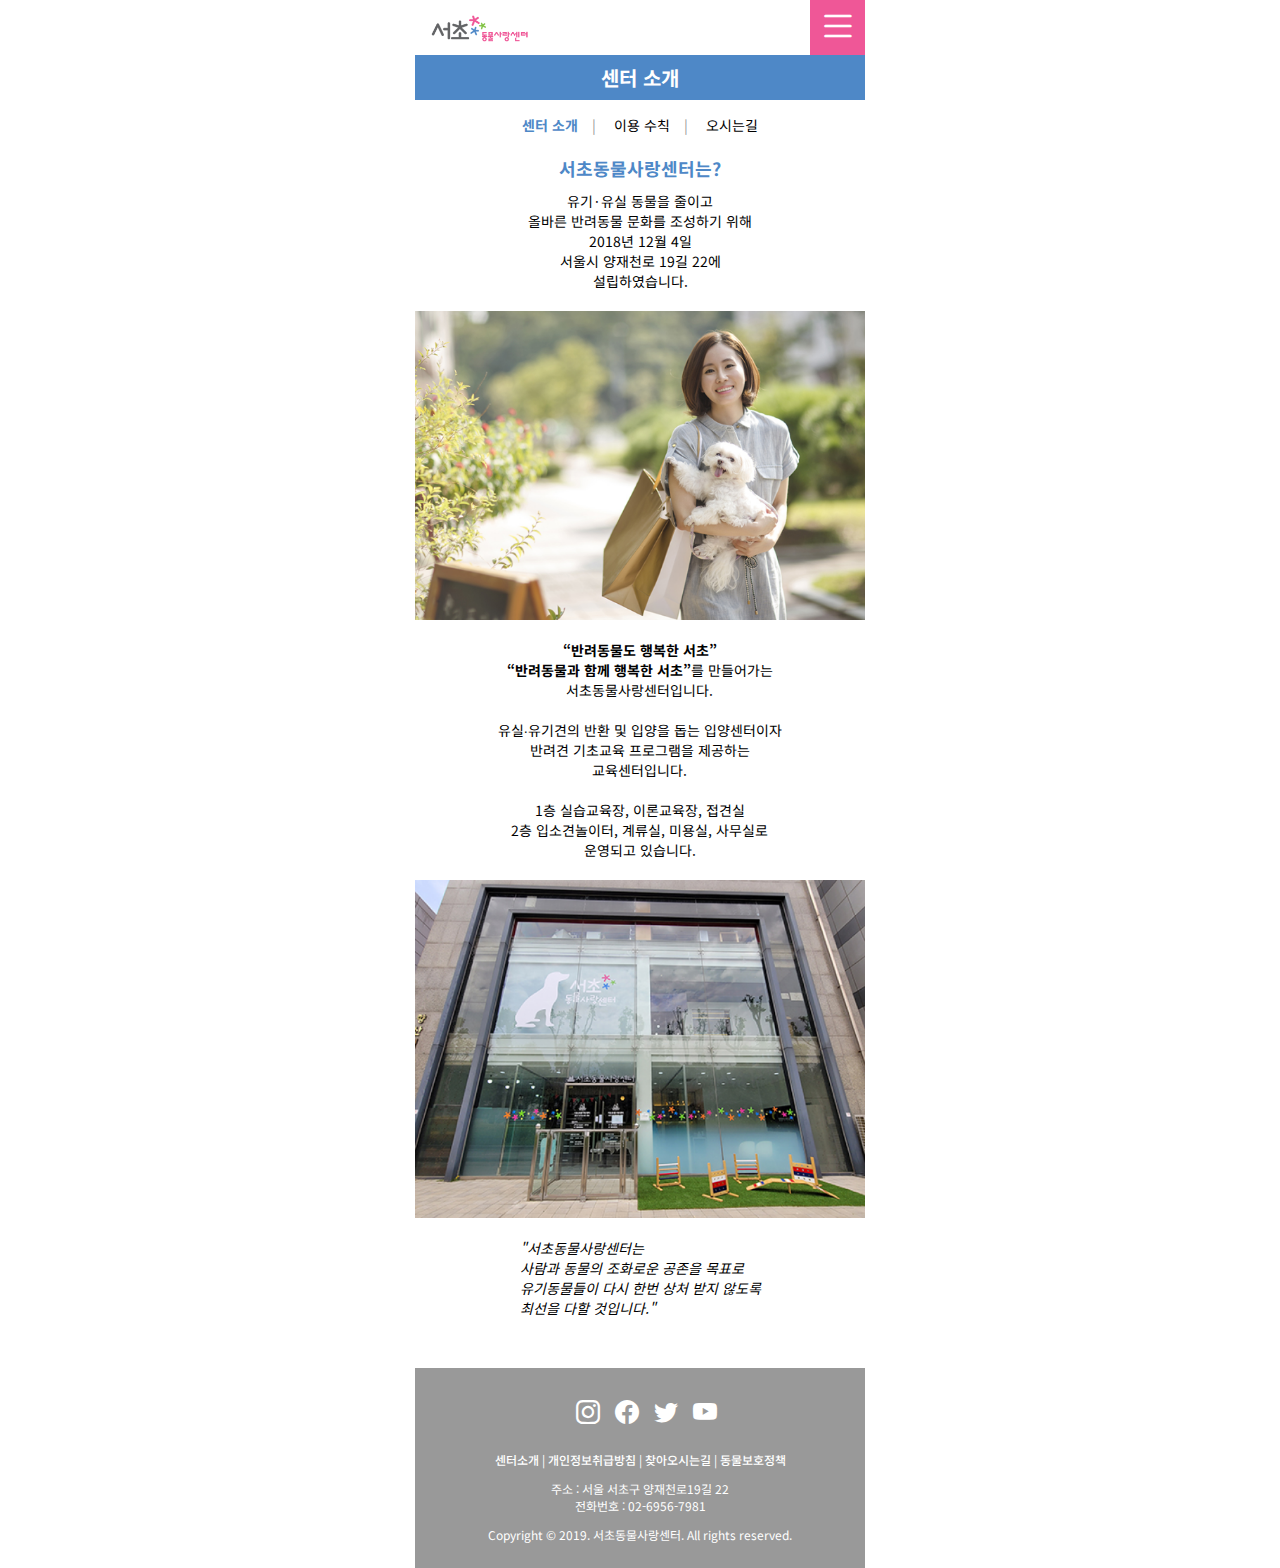
<file: center.html>
<!DOCTYPE html>
<html lang="ko">

<head>
    <meta charset="UTF-8">
    <meta http-equiv="X-UA-Compatible" content="IE=edge">
    <meta name="viewport" content="width=device-width, initial-scale=1.0">
    <!-- 타이틀(페이지별 변경 필요) -->
    <title>센터 소개 - 서초동물사랑센터</title>
    <!-- css -->
    <link rel="stylesheet" href="./css/style.css">
    <!-- icon -->
    <link rel="stylesheet" href="https://cdn.jsdelivr.net/npm/bootstrap-icons@1.8.3/font/bootstrap-icons.css">
    <!-- 제이쿼리 -->
    <script src="https://ajax.googleapis.com/ajax/libs/jquery/3.6.0/jquery.min.js"></script>
    <!-- 자바스크립트 -->
    <script src="./js/app.js"></script>
</head>

<body id="center">
    <header id="main-header">
        <h1>
            <a href="index.html">
                <img src="./images/logo.png" alt="로고">
            </a>
        </h1>
        <nav id="icon-menu">
            <button id="toggle-btn"><i class="bi bi-list"></i></button>
        </nav>

        <nav id="gnb">

            <ul>
                <li id="cate01" class="gnbMenu"><a href="#">센터 소개</a>
                    <ol class="slideSubMenu sub01">
                        <li class="subCate"><a href="center.html">센터 소개</a></li>
                        <li class="subCate"><a href="rule.html">이용 수칙</a></li>
                        <li class="subCate"><a href="map.html">오시는길</a></li>
                    </ol>
                </li>

                <li id="cate02" class="gnbMenu"><a href="#">입양 안내</a>
                    <ol class="slideSubMenu sub02">
                        <li class="subCate"><a href="process.html">입양 절차</a></li>
                        <li class="subCate"><a href="notice.html">입양 공고</a></li>
                        <li class="subCate"><a href="#">입양 후 소식</a></li>
                    </ol>
                </li>

                <li id="cate03" class="gnbMenu"><a href="#">커뮤니티</a></li>

                <li id="cate04" class="gnbMenu"><a href="#">교육</a></li>

            </ul>
            <button id="btn-close"><i class="bi bi-x"></i></button>
        </nav>
    </header>

    <main>
        <div class="container">
            <h1>센터 소개</h1>
            <p>
                <a href="center.html">센터 소개</a><span>&emsp;|&emsp;</span>
                <a href="rule.html">이용 수칙</a><span>&emsp;|&emsp;</span>
                <a href="center.html">오시는길</a>
            </p>
        </div>

        <div class="center">
            <div class="page">
                <h3>서초동물사랑센터는?</h3>
                <p>유기·유실 동물을 줄이고<br>
                    올바른 반려동물 문화를 조성하기 위해<br>
                    2018년 12월 4일<br>
                    서울시 양재천로 19길 22에<br>
                    설립하였습니다.
                </p>
            </div>
            <img src="./images/center01.png" alt="dog">
            <div class="text">
                <p>
                    <span>“반려동물도 행복한 서초”</span><br>
                    <span>“반려동물과 함께 행복한 서초”</span>를 만들어가는<br>
                    서초동물사랑센터입니다.<br>
                    <br>
                    유실∙유기견의 반환 및 입양을 돕는 입양센터이자<br>
                    반려견 기초교육 프로그램을 제공하는<br>
                    교육센터입니다.<br>
                    <br>
                    1층 실습교육장, 이론교육장, 접견실<br>
                    2층 입소견놀이터, 계류실, 미용실, 사무실로<br>
                    운영되고 있습니다.<br>
                </p>
            </div>
            <img src="./images/center02.png" alt="center">
            <div class="text2">
                <p><em>
                    "서초동물사랑센터는<br>
                    사람과 동물의 조화로운 공존을 목표로<br>
                    유기동물들이 다시 한번 상처 받지 않도록<br>
                    최선을 다할 것입니다."
                </em></p>
            </div>
        </div>
    </main>

    <footer id="footer">
        <div class="footer-sns">
            <a href="https://www.instagram.com/seocho_animal/"><i class="bi bi-instagram"></i></a>
            <a href="#"><i class="bi bi-facebook"></i></a>
            <a href="#"><i class="bi bi-twitter"></i></a>
            <a href="#"><i class="bi bi-youtube"></i></a>
        </div>
        <div class="footer-menu">
            <a href="center.html">센터소개 </a><span>|</span>
            <a href="#">개인정보취급방침 </a><span>|</span>
            <a href="#">찾아오시는길 </a><span>|</span>
            <a href="#">동물보호정책</a>
        </div>
        <p class="address">주소 : 서울 서초구 양재천로19길 22<br>
            전화번호 : 02-6956-7981</p>
        <p class="copy">Copyright © 2019. 서초동물사랑센터. All rights reserved.</p>
    </footer>
</body>
</html>
</file>
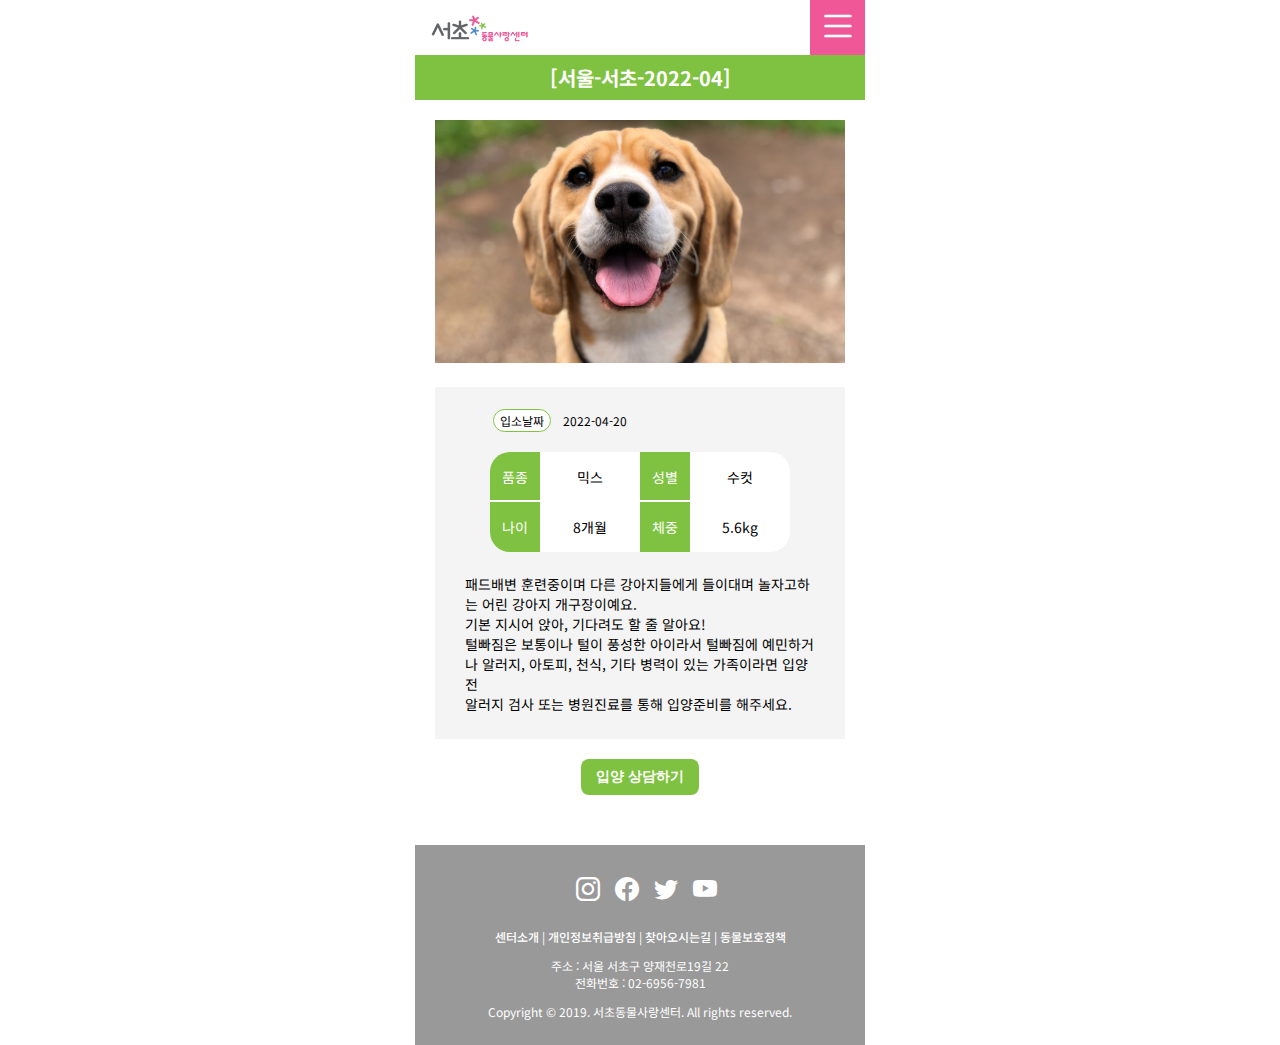
<file: detail.html>
<!DOCTYPE html>
<html lang="ko">

<head>
    <meta charset="UTF-8">
    <meta http-equiv="X-UA-Compatible" content="IE=edge">
    <meta name="viewport" content="width=device-width, initial-scale=1.0">
    <!-- 타이틀(페이지별 변경 필요) -->
    <title>입양 공고 - 서초동물사랑센터</title>
    <!-- css -->
    <link rel="stylesheet" href="./css/style.css">
    <!-- icon -->
    <link rel="stylesheet" href="https://cdn.jsdelivr.net/npm/bootstrap-icons@1.8.3/font/bootstrap-icons.css">
    <!-- 제이쿼리 -->
    <script src="https://ajax.googleapis.com/ajax/libs/jquery/3.6.0/jquery.min.js"></script>
    <!-- 자바스크립트 -->
    <script src="./js/app.js"></script>
</head>

<body id="detail">
    <header id="main-header">
        <h1>
            <a href="index.html">
                <img src="./images/logo.png" alt="로고">
            </a>
        </h1>
        <nav id="icon-menu">
            <button id="toggle-btn"><i class="bi bi-list"></i></button>
        </nav>

        <nav id="gnb">

            <ul>
                <li id="cate01" class="gnbMenu"><a href="#">센터 소개</a>
                    <ol class="slideSubMenu sub01">
                        <li class="subCate"><a href="center.html">센터 소개</a></li>
                        <li class="subCate"><a href="rule.html">이용 수칙</a></li>
                        <li class="subCate"><a href="map.html">오시는길</a></li>
                    </ol>
                </li>

                <li id="cate02" class="gnbMenu"><a href="#">입양 안내</a>
                    <ol class="slideSubMenu sub02">
                        <li class="subCate"><a href="process.html">입양 절차</a></li>
                        <li class="subCate"><a href="notice.html">입양 공고</a></li>
                        <li class="subCate"><a href="#">입양 후 소식</a></li>
                    </ol>
                </li>

                <li id="cate03" class="gnbMenu"><a href="#">커뮤니티</a></li>

                <li id="cate04" class="gnbMenu"><a href="#">교육</a></li>

            </ul>
            <button id="btn-close"><i class="bi bi-x"></i></button>
        </nav>
    </header>

    <main>
        <div class="container">
            <h1>[서울-서초-2022-04]</h1>
        </div>
        <figure>
            <img src="images/detail-dog.png" alt="믹스사진">
        </figure>
        <div class="info">
            <div class="date">
                <p><span>입소날짜</span>2022-04-20</p>
            </div>
        <div id="info-box">
                <div class="info01 col">
                    품종
                </div>
                <div class="info02 col">
                    믹스
                </div>
                <div class="info03 col">
                    성별
                </div>
                <div class="info04 col">
                    수컷
                </div>
                <div class="info05 col-">
                    나이
                </div>
                <div class="info06 col-">
                    8개월
                </div>
                <div class="info07 col-">
                    체중
                </div>
                <div class="info08 col-">
                    5.6kg
                </div>
        </div>
            <p class="text">패드배변 훈련중이며 다른 강아지들에게 들이대며 놀자고하는 어린 강아지 개구장이예요.<br>
                기본 지시어 앉아, 기다려도 할 줄 알아요!<br>
                털빠짐은 보통이나 털이 풍성한 아이라서 털빠짐에 예민하거나 알러지, 아토피, 천식, 기타 병력이 있는 가족이라면 입양 전<br>
                알러지 검사 또는 병원진료를 통해 입양준비를 해주세요.
            </p>
        </div>
        <button class="call-btn">
            <a href="tel:02-6956-7980">입양 상담하기</a>
        </button>
    </main>

    <footer id="footer">
        <div class="footer-sns">
            <a href="https://www.instagram.com/seocho_animal/"><i class="bi bi-instagram"></i></a>
            <a href="#"><i class="bi bi-facebook"></i></a>
            <a href="#"><i class="bi bi-twitter"></i></a>
            <a href="#"><i class="bi bi-youtube"></i></a>
        </div>
        <div class="footer-menu">
            <a href="center.html">센터소개 </a><span>|</span>
            <a href="#">개인정보취급방침 </a><span>|</span>
            <a href="#">찾아오시는길 </a><span>|</span>
            <a href="#">동물보호정책</a>
        </div>
        <p class="address">주소 : 서울 서초구 양재천로19길 22<br>
            전화번호 : 02-6956-7981</p>
        <p class="copy">Copyright © 2019. 서초동물사랑센터. All rights reserved.</p>
    </footer>
</body>
</html>
</file>
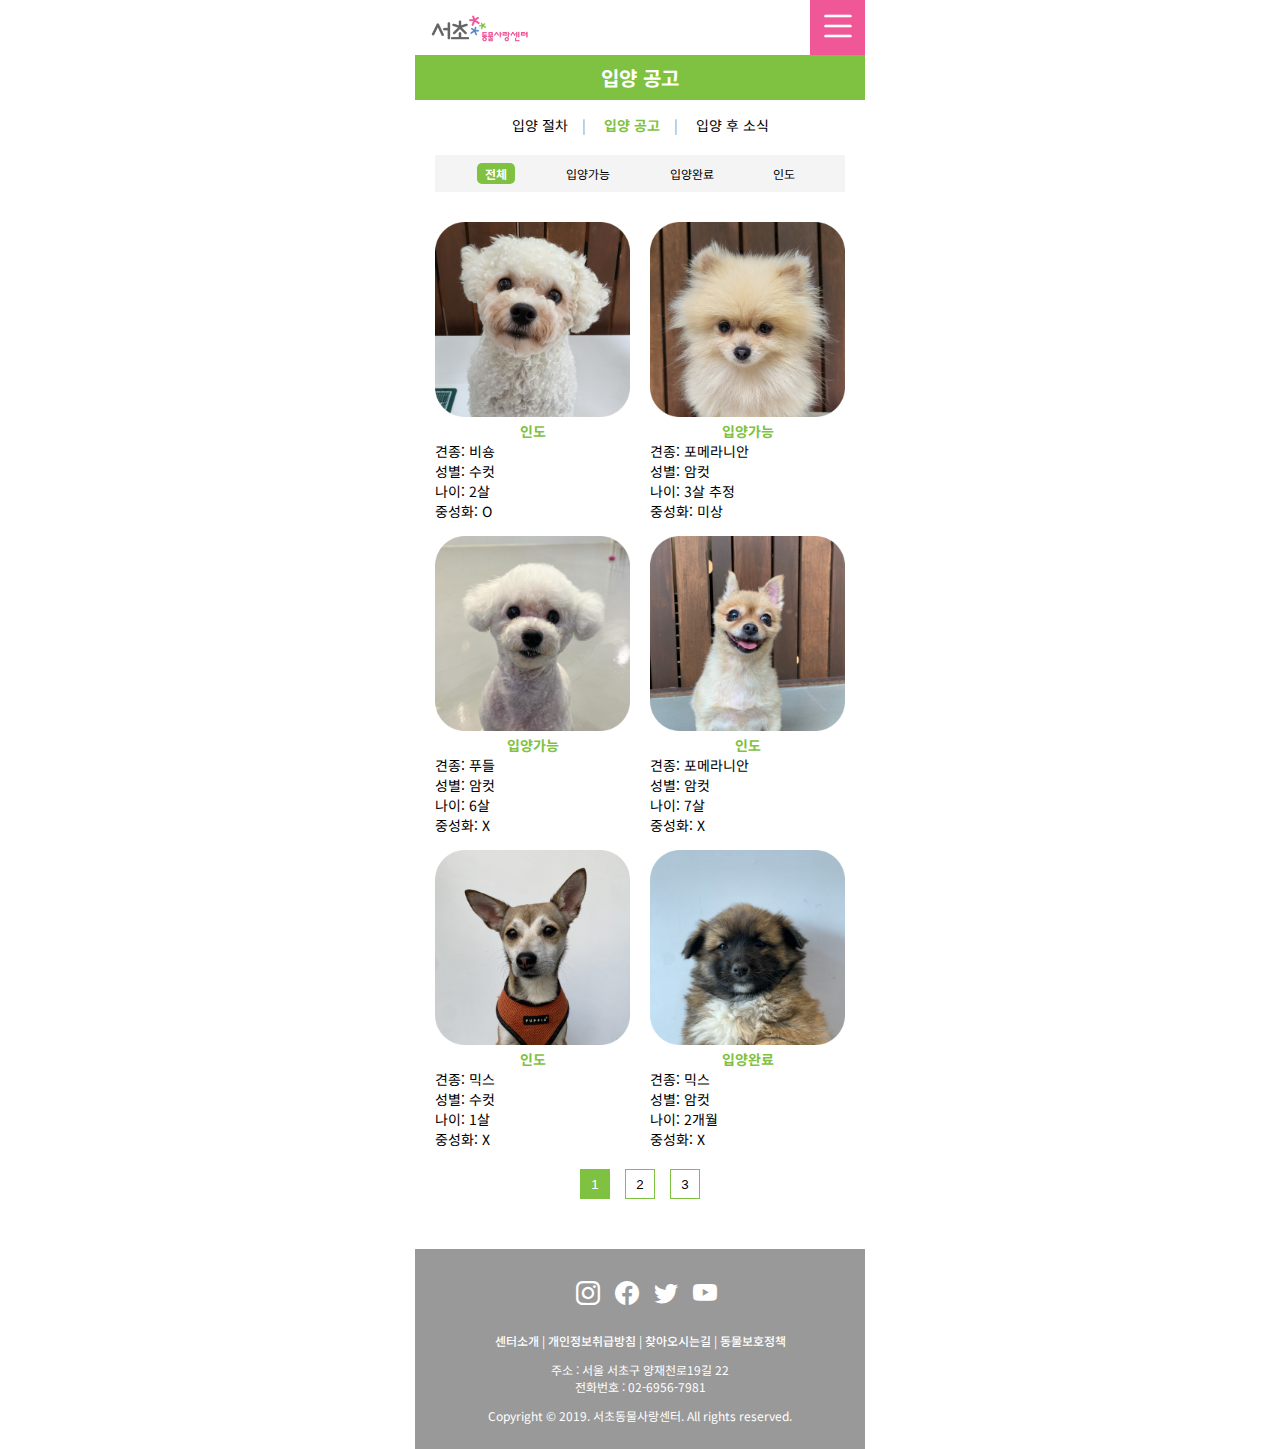
<file: notice.html>
<!DOCTYPE html>
<html lang="ko">

<head>
    <meta charset="UTF-8">
    <meta http-equiv="X-UA-Compatible" content="IE=edge">
    <meta name="viewport" content="width=device-width, initial-scale=1.0">
    <!-- 타이틀(페이지별 변경 필요) -->
    <title>입양 공고 - 서초동물사랑센터</title>
    <!-- css -->
    <link rel="stylesheet" href="./css/style.css">
    <!-- icon -->
    <link rel="stylesheet" href="https://cdn.jsdelivr.net/npm/bootstrap-icons@1.8.3/font/bootstrap-icons.css">
    <!-- 제이쿼리 -->
    <script src="https://ajax.googleapis.com/ajax/libs/jquery/3.6.0/jquery.min.js"></script>
    <!-- 자바스크립트 -->
    <script src="./js/app.js"></script>
</head>

<body id="notice">
    <header id="main-header">
        <h1>
            <a href="index.html">
                <img src="./images/logo.png" alt="로고">
            </a>
        </h1>
        <nav id="icon-menu">
            <button id="toggle-btn"><i class="bi bi-list"></i></button>
        </nav>

        <nav id="gnb">

            <ul>
                <li id="cate01" class="gnbMenu"><a href="#">센터 소개</a>
                    <ol class="slideSubMenu sub01">
                        <li class="subCate"><a href="center.html">센터 소개</a></li>
                        <li class="subCate"><a href="rule.html">이용 수칙</a></li>
                        <li class="subCate"><a href="map.html">오시는길</a></li>
                    </ol>
                </li>

                <li id="cate02" class="gnbMenu"><a href="#">입양 안내</a>
                    <ol class="slideSubMenu sub02">
                        <li class="subCate"><a href="process.html">입양 절차</a></li>
                        <li class="subCate"><a href="notice.html">입양 공고</a></li>
                        <li class="subCate"><a href="#">입양 후 소식</a></li>
                    </ol>
                </li>

                <li id="cate03" class="gnbMenu"><a href="#">커뮤니티</a></li>

                <li id="cate04" class="gnbMenu"><a href="#">교육</a></li>

            </ul>
            <button id="btn-close"><i class="bi bi-x"></i></button>
        </nav>
    </header>

    <main>
        <div class="container">
            <h1>입양 공고</h1>
            <p>
                <a href="process.html">입양 절차</a><span>&emsp;|&emsp;</span>
                <a href="notice.html">입양 공고</a><span>&emsp;|&emsp;</span>
                <a href="notice.html">입양 후 소식</a>
            </p>
        </div>

        <nav class="board">
            <ul>
                <li><a href="notice.html">전체</a></li>
                <li><a href="notice.html">입양가능</a></li>
                <li><a href="notice.html">입양완료</a></li>
                <li><a href="notice.html">인도</a></li>
            </ul>
        </nav>

        <div class="puppies">
            <!--강아지정보-->
            <div class="puppy">
                <a href="detail.html">
                    <img src="./images/notice01.png" alt="강아지">
                </a>
                <div class="info">
                    <p class="puppy-state">인도</p>
                    <p>견종: 비숑<br>
                        성별: 수컷<br>
                        나이: 2살<br>
                        중성화: O
                    </p>
                </div><!--info-->
            </div><!--puppy-->
            <div class="puppy">
                <a href="detail.html">
                    <img src="./images/notice02.png" alt="강아지">
                </a>
                <div class="info">
                    <p class="puppy-state">입양가능</p>
                    <p>견종: 포메라니안<br>
                        성별: 암컷<br>
                        나이: 3살 추정<br>
                        중성화: 미상
                    </p>
                </div><!--info-->
            </div><!--puppy-->
            <div class="puppy">
                <a href="detail.html">
                    <img src="./images/notice03.png" alt="강아지">
                </a>
                <div class="info">
                    <p class="puppy-state">입양가능</p>
                    <p>견종: 푸들<br>
                        성별: 암컷<br>
                        나이: 6살<br>
                        중성화: X
                    </p>
                </div><!--info-->
            </div><!--puppy-->
            <div class="puppy">
                <a href="detail.html">
                    <img src="./images/notice04.png" alt="강아지">
                </a>
                <div class="info">
                    <p class="puppy-state">인도</p>
                        <p>견종: 포메라니안<br>
                        성별: 암컷<br>
                        나이: 7살<br>
                        중성화: X
                    </p>
                </div><!--info-->
            </div><!--puppy-->
            <div class="puppy">
                <a href="detail.html">
                    <img src="./images/notice05.png" alt="강아지">
                </a>
                <div class="info">
                    <p class="puppy-state">인도</p>
                    <p>견종: 믹스<br>
                        성별: 수컷<br>
                        나이: 1살<br>
                        중성화: X
                    </p>
                </div><!--info-->
            </div><!--puppy-->
            <div class="puppy">
                <a href="detail.html">
                    <img src="./images/notice06.png" alt="강아지">
                </a>
                <div class="info">
                    <p class="puppy-state">입양완료</p>
                    <p>견종: 믹스<br>
                        성별: 암컷<br>
                        나이: 2개월<br>
                        중성화: X
                    </p>
                </div><!--info-->
            </div><!--puppy-->
        </div><!--puppies-->

        <div id="button-page">
            <button class="notice-page-btn"><a href="#">1</a></button>
            <button class="notice-page-btn"><a href="#">2</a></button>
            <button class="notice-page-btn"><a href="#">3</a></button>
        </div>
    </main>

    <footer id="footer">
        <div class="footer-sns">
            <a href="https://www.instagram.com/seocho_animal/"><i class="bi bi-instagram"></i></a>
            <a href="#"><i class="bi bi-facebook"></i></a>
            <a href="#"><i class="bi bi-twitter"></i></a>
            <a href="#"><i class="bi bi-youtube"></i></a>
        </div>
        <div class="footer-menu">
            <a href="center.html">센터소개 </a><span>|</span>
            <a href="#">개인정보취급방침 </a><span>|</span>
            <a href="#">찾아오시는길 </a><span>|</span>
            <a href="#">동물보호정책</a>
        </div>
        <p class="address">주소 : 서울 서초구 양재천로19길 22<br>
            전화번호 : 02-6956-7981</p>
        <p class="copy">Copyright © 2019. 서초동물사랑센터. All rights reserved.</p>
    </footer>
</body>
</html>
</file>
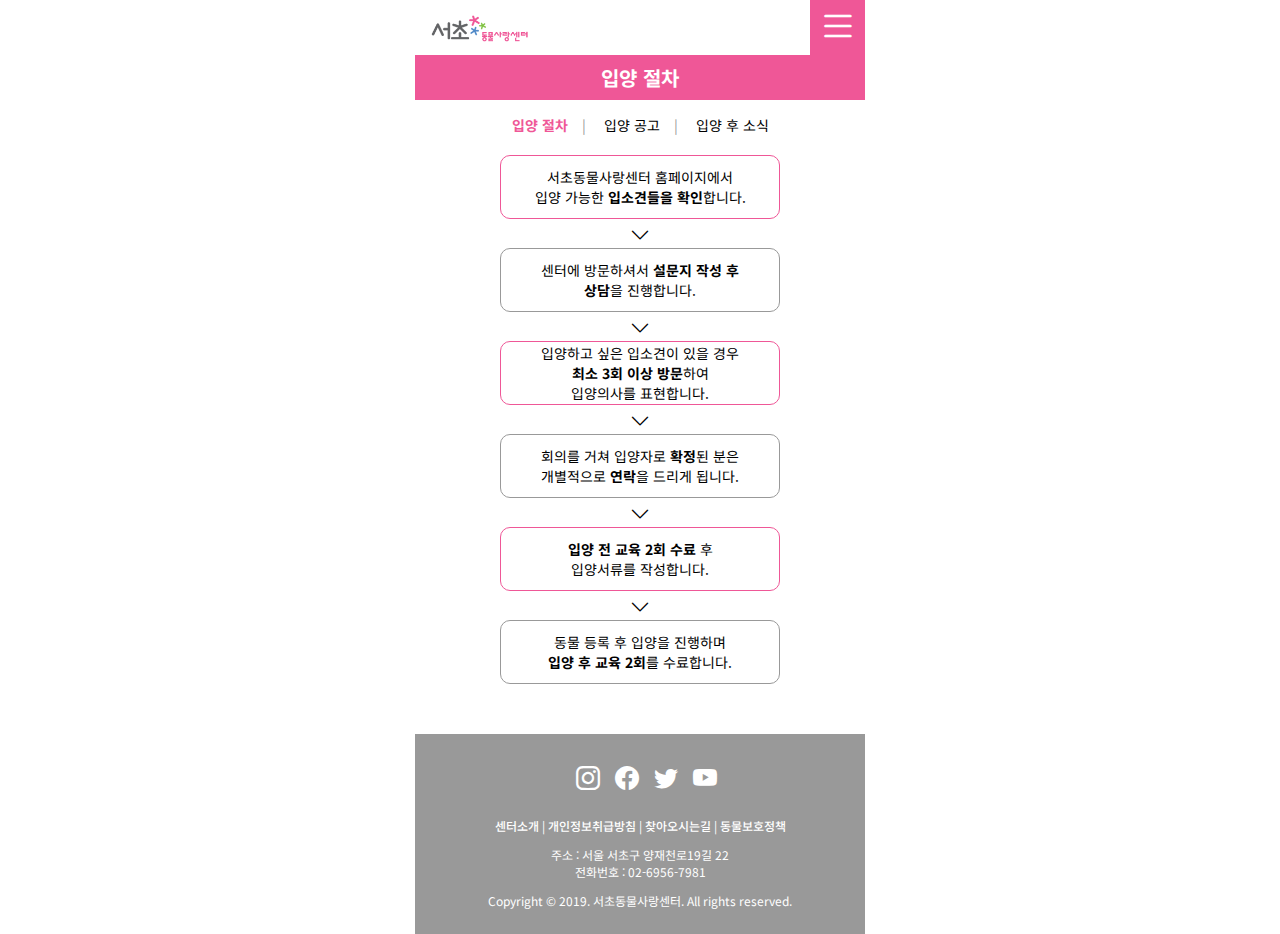
<file: process.html>
<!DOCTYPE html>
<html lang="ko">

<head>
    <meta charset="UTF-8">
    <meta http-equiv="X-UA-Compatible" content="IE=edge">
    <meta name="viewport" content="width=device-width, initial-scale=1.0">
    <!-- 타이틀(페이지별 변경 필요) -->
    <title>입양 절차 - 서초동물사랑센터</title>
    <!-- css -->
    <link rel="stylesheet" href="./css/style.css">
    <!-- icon -->
    <link rel="stylesheet" href="https://cdn.jsdelivr.net/npm/bootstrap-icons@1.8.3/font/bootstrap-icons.css">
    <!-- 제이쿼리 -->
    <script src="https://ajax.googleapis.com/ajax/libs/jquery/3.6.0/jquery.min.js"></script>
    <!-- 자바스크립트 -->
    <script src="./js/app.js"></script>
</head>

<body id="process">
    <header id="main-header">
        <h1>
            <a href="index.html">
                <img src="./images/logo.png" alt="로고">
            </a>
        </h1>
        <nav id="icon-menu">
            <button id="toggle-btn"><i class="bi bi-list"></i></button>
        </nav>

        <nav id="gnb">

            <ul>
                <li id="cate01" class="gnbMenu"><a href="#">센터 소개</a>
                    <ol class="slideSubMenu sub01">
                        <li class="subCate"><a href="center.html">센터 소개</a></li>
                        <li class="subCate"><a href="rule.html">이용 수칙</a></li>
                        <li class="subCate"><a href="map.html">오시는길</a></li>
                    </ol>
                </li>

                <li id="cate02" class="gnbMenu"><a href="#">입양 안내</a>
                    <ol class="slideSubMenu sub02">
                        <li class="subCate"><a href="process.html">입양 절차</a></li>
                        <li class="subCate"><a href="notice.html">입양 공고</a></li>
                        <li class="subCate"><a href="#">입양 후 소식</a></li>
                    </ol>
                </li>

                <li id="cate03" class="gnbMenu"><a href="#">커뮤니티</a></li>

                <li id="cate04" class="gnbMenu"><a href="#">교육</a></li>

            </ul>
            <button id="btn-close"><i class="bi bi-x"></i></button>
        </nav>
    </header>

    <main>
        <div class="container">
            <h1>입양 절차</h1>
            <p>
                <a href="process.html">입양 절차</a><span>&emsp;|&emsp;</span>
                <a href="notice.html">입양 공고</a><span>&emsp;|&emsp;</span>
                <a href="process.html">입양 후 소식</a>
            </p>
        </div>

        <ul>
            <li class="pink">
                <p>서초동물사랑센터 홈페이지에서<br>
                    입양 가능한 <span>입소견들을 확인</span>합니다.
                </p>
            </li>
            <i class="bi bi-chevron-down"></i>
            <li class="gray">
                <p>센터에 방문하셔서 <span>설문지 작성 후<br>
                    상담</span>을 진행합니다.
                </p>
            </li>
            <i class="bi bi-chevron-down"></i>
            <li class="pink">
                <p>입양하고 싶은 입소견이 있을 경우<br>
                    <span>최소 3회 이상 방문</span>하여<br>
                    입양의사를 표현합니다.
                </p>
            </li>
            <i class="bi bi-chevron-down"></i>
            <li class="gray">
                <p>회의를 거쳐 입양자로 <span>확정</span>된 분은<br>
                    개별적으로 <span>연락</span>을 드리게 됩니다.
                </p>
            </li>
            <i class="bi bi-chevron-down"></i>
            <li class="pink">
                <p> <span>입양 전 교육 2회 수료</span> 후<br>
                    입양서류를 작성합니다.
                </p>
            </li>
            <i class="bi bi-chevron-down"></i>
            <li class="gray">
                <p>동물 등록 후 입양을 진행하며<br>
                    <span>입양 후 교육 2회</span>를 수료합니다.
                </p>
            </li>
        </ul>
    </main>

    <footer id="footer">
        <div class="footer-sns">
            <a href="https://www.instagram.com/seocho_animal/"><i class="bi bi-instagram"></i></a>
            <a href="#"><i class="bi bi-facebook"></i></a>
            <a href="#"><i class="bi bi-twitter"></i></a>
            <a href="#"><i class="bi bi-youtube"></i></a>
        </div>
        <div class="footer-menu">
            <a href="center.html">센터소개 </a><span>|</span>
            <a href="#">개인정보취급방침 </a><span>|</span>
            <a href="#">찾아오시는길 </a><span>|</span>
            <a href="#">동물보호정책</a>
        </div>
        <p class="address">주소 : 서울 서초구 양재천로19길 22<br>
            전화번호 : 02-6956-7981</p>
        <p class="copy">Copyright © 2019. 서초동물사랑센터. All rights reserved.</p>
    </footer>
</body>
</html>
</file>
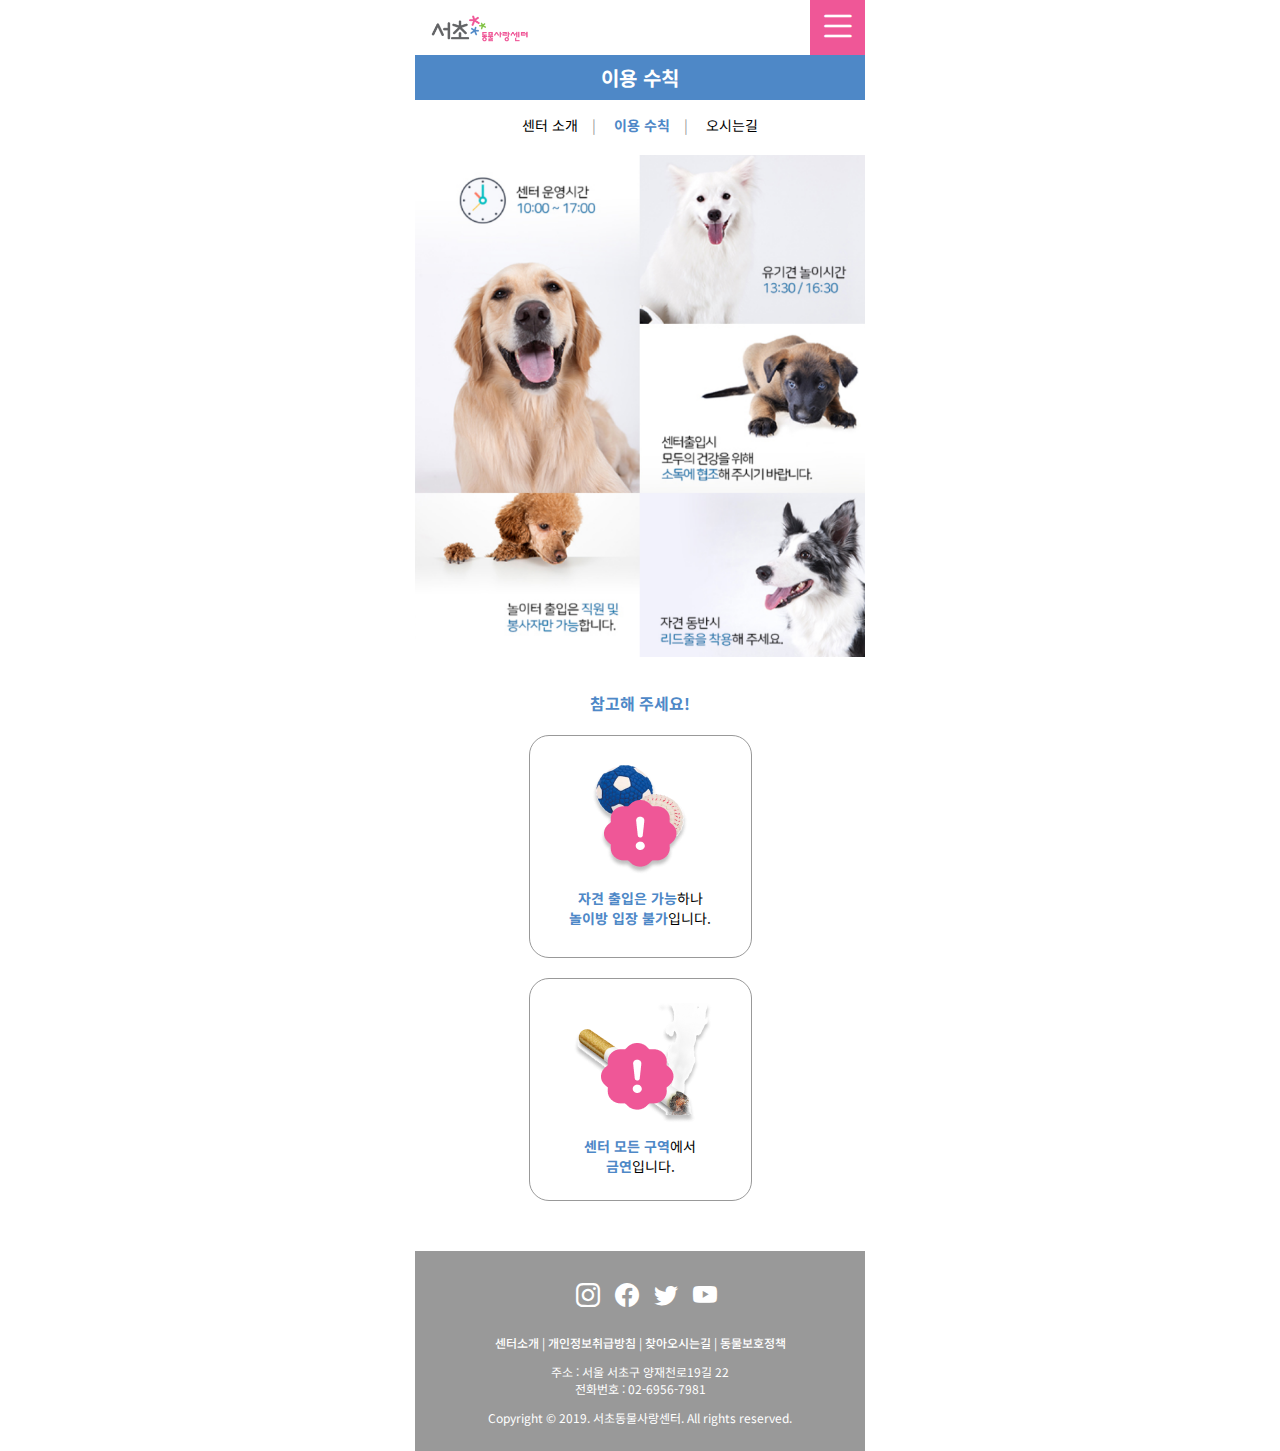
<file: rule.html>
<!DOCTYPE html>
<html lang="ko">

<head>
    <meta charset="UTF-8">
    <meta http-equiv="X-UA-Compatible" content="IE=edge">
    <meta name="viewport" content="width=device-width, initial-scale=1.0">
    <!-- 타이틀(페이지별 변경 필요) -->
    <title>이용 수칙 - 서초동물사랑센터</title>
    <!-- css -->
    <link rel="stylesheet" href="./css/style.css">
    <link rel="stylesheet" href="./css/rule.css">
    <!-- icon -->
    <link rel="stylesheet" href="https://cdn.jsdelivr.net/npm/bootstrap-icons@1.8.3/font/bootstrap-icons.css">
    <!-- 제이쿼리 -->
    <script src="https://ajax.googleapis.com/ajax/libs/jquery/3.6.0/jquery.min.js"></script>
    <!-- 자바스크립트 -->
    <script src="./js/app.js"></script>
</head>

<body id="rules">
    <header id="main-header">
        <h1>
            <a href="index.html">
                <img src="./images/logo.png" alt="로고">
            </a>
        </h1>
        <nav id="icon-menu">
            <button id="toggle-btn"><i class="bi bi-list"></i></button>
        </nav>

        <nav id="gnb">

            <ul>
                <li id="cate01" class="gnbMenu"><a href="#">센터 소개</a>
                    <ol class="slideSubMenu sub01">
                        <li class="subCate"><a href="center.html">센터 소개</a></li>
                        <li class="subCate"><a href="rule.html">이용 수칙</a></li>
                        <li class="subCate"><a href="map.html">오시는길</a></li>
                    </ol>
                </li>

                <li id="cate02" class="gnbMenu"><a href="#">입양 안내</a>
                    <ol class="slideSubMenu sub02">
                        <li class="subCate"><a href="process.html">입양 절차</a></li>
                        <li class="subCate"><a href="notice.html">입양 공고</a></li>
                        <li class="subCate"><a href="#">입양 후 소식</a></li>
                    </ol>
                </li>

                <li id="cate03" class="gnbMenu"><a href="#">커뮤니티</a></li>

                <li id="cate04" class="gnbMenu"><a href="#">교육</a></li>

            </ul>
            <button id="btn-close"><i class="bi bi-x"></i></button>
        </nav>
    </header>

    <main>
        <div class="container">
            <h1>이용 수칙</h1>
            <p>
                <a href="center.html">센터 소개</a><span>&emsp;|&emsp;</span>
                <a href="rule.html">이용 수칙</a><span>&emsp;|&emsp;</span>
                <a href="map.html">오시는길</a>
            </p>
        </div>

        <div class="rules">
            <img src="./images/rule-img.png" alt="이용수칙">
        </div>
        <div class="warn">
            <h2>참고해 주세요!</h2>
            <div class="warn-box-01">
                <img src="./images/warn01.png" alt="경고">
                <p><span>자견 출입은 가능</span>하나<br>
                    <span>놀이방 입장 불가</span>입니다.
                </p>
            </div>
            <div class="warn-box-02">
                <img src="./images/warn02.png" alt="경고">
                <p><span>센터 모든 구역</span>에서<br>
                    <span>금연</span>입니다.
                </p>
            </div>
        </div>
    </main>

    <footer id="footer">
        <div class="footer-sns">
            <a href="https://www.instagram.com/seocho_animal/"><i class="bi bi-instagram"></i></a>
            <a href="#"><i class="bi bi-facebook"></i></a>
            <a href="#"><i class="bi bi-twitter"></i></a>
            <a href="#"><i class="bi bi-youtube"></i></a>
        </div>
        <div class="footer-menu">
            <a href="center.html">센터소개 </a><span>|</span>
            <a href="#">개인정보취급방침 </a><span>|</span>
            <a href="#">찾아오시는길 </a><span>|</span>
            <a href="#">동물보호정책</a>
        </div>
        <p class="address">주소 : 서울 서초구 양재천로19길 22<br>
            전화번호 : 02-6956-7981</p>
        <p class="copy">Copyright © 2019. 서초동물사랑센터. All rights reserved.</p>
    </footer>
</body>
</html>
</file>
<file: css/rule.css>
/* ---------------------rules----------------------- */

/*이용수칙 h1*/
#rules .container {
    text-align: center;
}
#rules .container h1 {
    display: flex;
    align-items: center;
    justify-content: center;
    height: 45px;
    font-size: 20px;
    font-weight: 700;
    background-color: var(--sub-color02);
    color: var(--bg-color03);
}


/*카테고리*/
#rules .container p {
    padding-top: 15px;
    padding-bottom: 20px;
}
#rules .container a {
    color: var(--text-color);
}
#rules .container a:nth-child(3) {
    color: var(--sub-color02);
    font-weight: 700;
}
#rules .container span {
    color: var(--bg-color01);
}

#rules .rules img {
    width: 100%;
}

/*경고*/

/*경고 상단 텍스트*/
#rules .warn h2 {
    margin-top: 30px;
    margin-bottom: 20px;
    color: var(--sub-color02);
    font-size: 16px;
    font-weight: 700;
    text-align: center;
}

/*경고 정렬*/
#rules .warn {
    display: flex;
    flex-direction: column;
    justify-content: center;
    align-items: center;
}

#rules .warn span {
    color: var(--sub-color02);
    font-weight: 700;
}

#rules .warn p {
    padding-top: 13px;
}

/*경고 이미지박스 디테일*/
#rules .warn-box-01,
.warn-box-02 {
    display: flex;
    flex-direction: column;
    text-align: center;
    width: 223px;
    height: 223px;
    border: 1px solid #999;
    border-radius: 20px;
    justify-content: center;
    align-items: center;
    -webkit-border-radius: 20px;
    -moz-border-radius: 20px;
    -ms-border-radius: 20px;
    -o-border-radius: 20px;
}

/*이미지박스 사이 여백*/
#rules .warn-box-01 {
    margin-bottom: 20px;
}

/* hover */
#rules .container p a:hover {
    color: #4E88C7;
    font-weight: 700;
}
</file>
<file: css/style.css>
@import url('reset.css');
@import url('notice.css');
@import url('detail.css');
@import url('process.css');
@import url('rule.css');
@import url('center.css');
@import url('map.css');
@import url('https://fonts.googleapis.com/css2?family=Noto+Sans+KR:wght@400;700&display=swap');
@import url("https://cdn.jsdelivr.net/npm/bootstrap-icons@1.8.3/font/bootstrap-icons.css");

:root {
    --main-color: #EF5797;
    --sub-color01: #7FC241;
    --sub-color02: #4E88C7;
    --text-color: #000000;
    --bg-color01: #999999;
    --bg-color02: #F4F4F4;
    --bg-color03: #fff;
    --header-height: 55px;
    --footer-height: 200px;
}


body {
    width: 100%;
    font-family: 'Noto Sans KR', sans-serif;
    font-size: 14px;
    font-weight: 400;
    background-color: var(--bg-color03);
    color: var(--text-color);
}

input,
button {
    cursor: pointer;
}

.bi {
    font-size: 40px;
}

/*------------------------header----------------------*/

#main-header {
    display: flex;
    justify-content: space-between;
}

/*로고*/
#main-header h1 {
    padding-top: 12px;
    padding-left: 15px;
}

#main-header h1 img {
    width: 100px;
}


/*헤더 버튼*/
#icon-menu button {
    border-style: none;
    background-color: var(--main-color);
    color: #fff;
    width: var(--header-height);
    height: var(--header-height);
}

/*------------------------gnb---------------------------*/
#gnb {
    display: none;
    background: #fff;
    /* position: absolute; */
    position: fixed;
    width: 80%;
    height: 100vh;
    top: 0;
    right: 0;
    transform: translateX(100%);
    transition-duration: 0.4s;
    z-index: 999;
    box-shadow : rgba(0,0,0,0.5) 0 0 0 9999px;
    z-index : 100;
}

 #gnb.on {
    display: block;
    transform: translateX(0%);
}

#gnb .gnbMenu a:hover {
    color: var(--main-color);
    font-weight: 700;
}

/*gnb detail menu*/
#gnb ul {
    position: absolute;
    width: 100%;
    top: 55px;
}

#gnb .gnbMenu > a {
    border-bottom: 1px solid #F4F4F4;
}

#gnb .gnbMenu {
    content: "";
    display: block;
    clear: both;
}

#gnb .gnbMenu a {
    display: block;
    padding-left: 20px;
    padding-right: 20px;
    padding-bottom: 10px;
    padding-top: 10px;
    font-size: 18px;
    color: var(--text-color);
}

/*디테일 서브 메뉴*/
#gnb .slideSubMenu .subCate a {
    padding-top: 7px;
    padding-left: 30px;
}

#cate01 .slideSubMenu .subCate:last-child {
    margin-bottom: 0px;
    border-bottom: 1px solid #F4F4F4;
    width: 100%;
}

#cate02 .slideSubMenu .subCate:last-child {
    margin-bottom: 0px;
    border-bottom: 1px solid #F4F4F4;
    width: 100%;
}

#gnb .slideSubMenu a {
    color: rgb(49, 49, 49);
    font-size: 12px;
}

#gnb .slideSubMenu a:hover {
    color: #fff;
    background: var(--main-color);
}

#gnb .sub01 {
    display: none;
} 

#cate01:hover > .sub01 {
    display: block;
}

#gnb .sub02 {
    display: none;
}

#cate02:hover > .sub02 {
    display: block;
}



/*닫기 버튼*/
#btn-close {
    position: absolute;
    background-color: var(--main-color);
    color: var(--bg-color03);
    right: 0px;
    top: 0px;
    width: var(--header-height);
    height: var(--header-height);
    border-style: none;
    text-decoration: none;
}

#btn-close .bi {
    font-size: 50px;
}

/* --------------------index(main)-------------------------- */
#main {
    width: 100%;
}

#main main {
    position: relative;
    width: inherit;
    height: inherit;
    overflow: hidden;
}

/* 서초동물사랑센터 - 리트리버*/
#main .title {
    display: flex;
    flex-direction: column;
    align-items: center;
    justify-content: center;
    width: 100%;
    height: calc(100vh - var(--header-height));
    color: var(--bg-color03);
    background-image: url(../images/main-title-bg.png);
    background-repeat: no-repeat;
    background-size: cover;
    background-position: center;
    color: var(--bg-color03);
    margin-bottom: 30px;
}

#main main h1 {
    font-weight: 700;
    font-size: 32px;
}

#main main h2 {
    font-weight: 400;
    font-size: 18px;
}

#main .kakao {
    position: fixed;
    right: 10px;
    /* margin-left: calc(50% - 10px); */
    bottom: 50px;
    z-index: 999;
}

#main .kakao img {
    width: 60px;
    height: 60px;
    border-radius: 15px;
    box-shadow: 3px 3px 5px rgba(0, 0, 0, 0.25);
}

/* 자세히 보기 */
main .title h3 {
    margin-top: 30px;
    padding: 6px;
    font-weight: 500;
    border: 1px solid #fff;
    color: #fff;
}

/* 보호동물 */
#main .protection {
    display: flex;
    justify-content: space-between;
    align-items: center;
    margin: 20px;
}

#main .protection h2 {
    font-weight: 700;
    font-size: 20px;
}

/* 더보기+ */
#main .add-btn {
    display: flex;
    flex-direction: row;
    justify-content: center;
    align-items: center;
    background-color: var(--main-color);
    color: #fff;
    width: 66px;
    height: 30px;
    border-radius: 100px;
    font-size: 14px;
}

#main .swiper .swiper-slide {
    display: flex;
    justify-content: center;
    align-items: center;
    padding: 20px;
    padding-top: 0;
    padding-bottom: 0;
}

#main .swiper-slide img {
    width: 100%;
}

#main .swiper-slide p {
    display: flex;
    justify-content: center;
    align-items: center;
    color: #000000;
    font-size: 14px;
}

#main .swiper .swiper-button-prev {
    color: var(--bg-color03);
    margin-left: 20px;
}

#main .swiper .swiper-button-next {
    color: var(--bg-color03);
    margin-right: 20px;
}

/* 보호동물사진 이용시간사진*/
#main .main-info {
    display: flex;
    flex-direction: column;
    margin: 20px;
    margin-top: 30px;
}

/*-----------------------footer--------------------------*/

#footer {
    width: 100%;
    height: var(--footer-height);
    background: var(--bg-color01);
    color: #fff;
    font-size: 12px;
    display: flex;
    flex-wrap: wrap;
    align-items: center;
    flex-direction: column;
    justify-content: center;
    text-align: center;
    margin-top: 50px;
    /* position: absolute;
    bottom: 0; */
}

#footer a {
    color: #fff;
}

#footer .footer-sns {
    padding-bottom: 23px;
}

/*글자 굵기*/
#footer .footer-menu a {
    font-weight: 500;
}

/*아이콘 사이 여백*/
#footer .bi {
    font-size: 24px;
    margin-left: 0.5em;
}

/*줄 사이 간격*/
#footer .footer-menu {
    padding-bottom: 12px;
}


#footer .address {
    padding-bottom: 12px;
}
</file>
